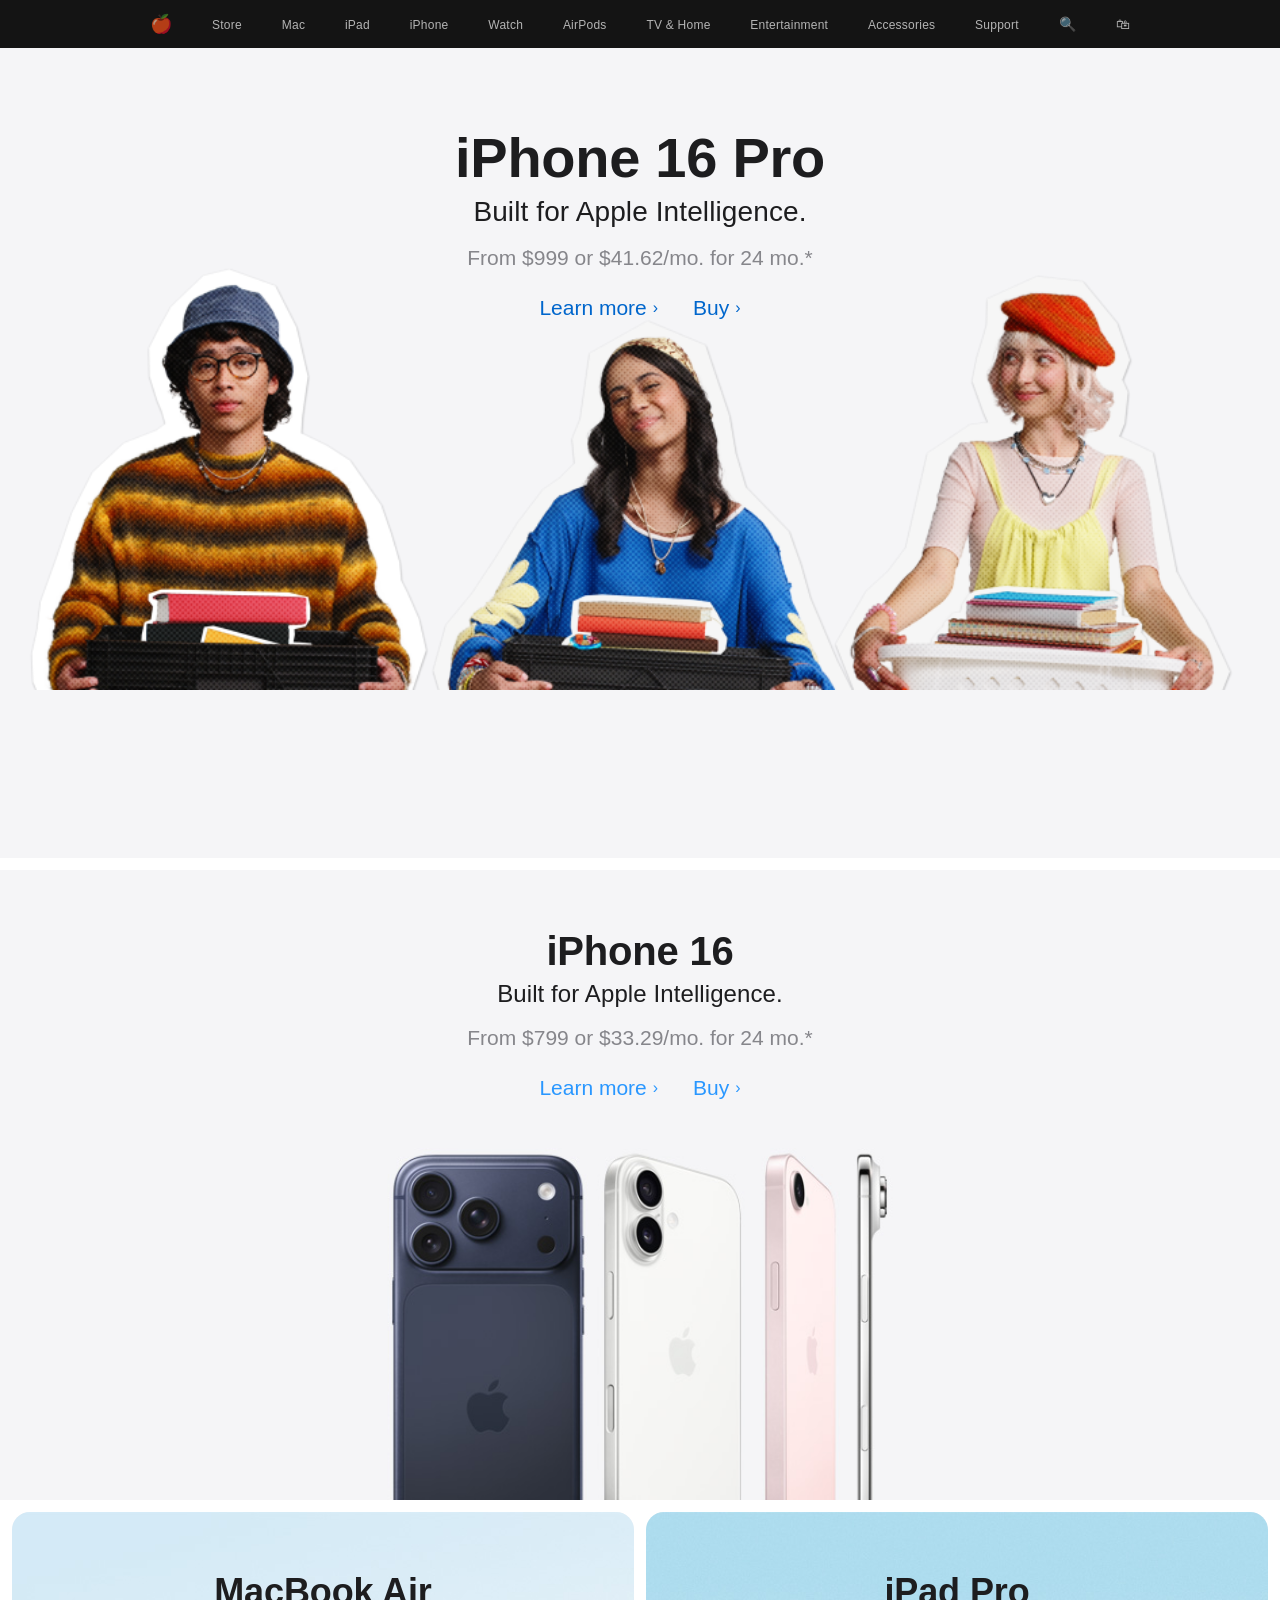
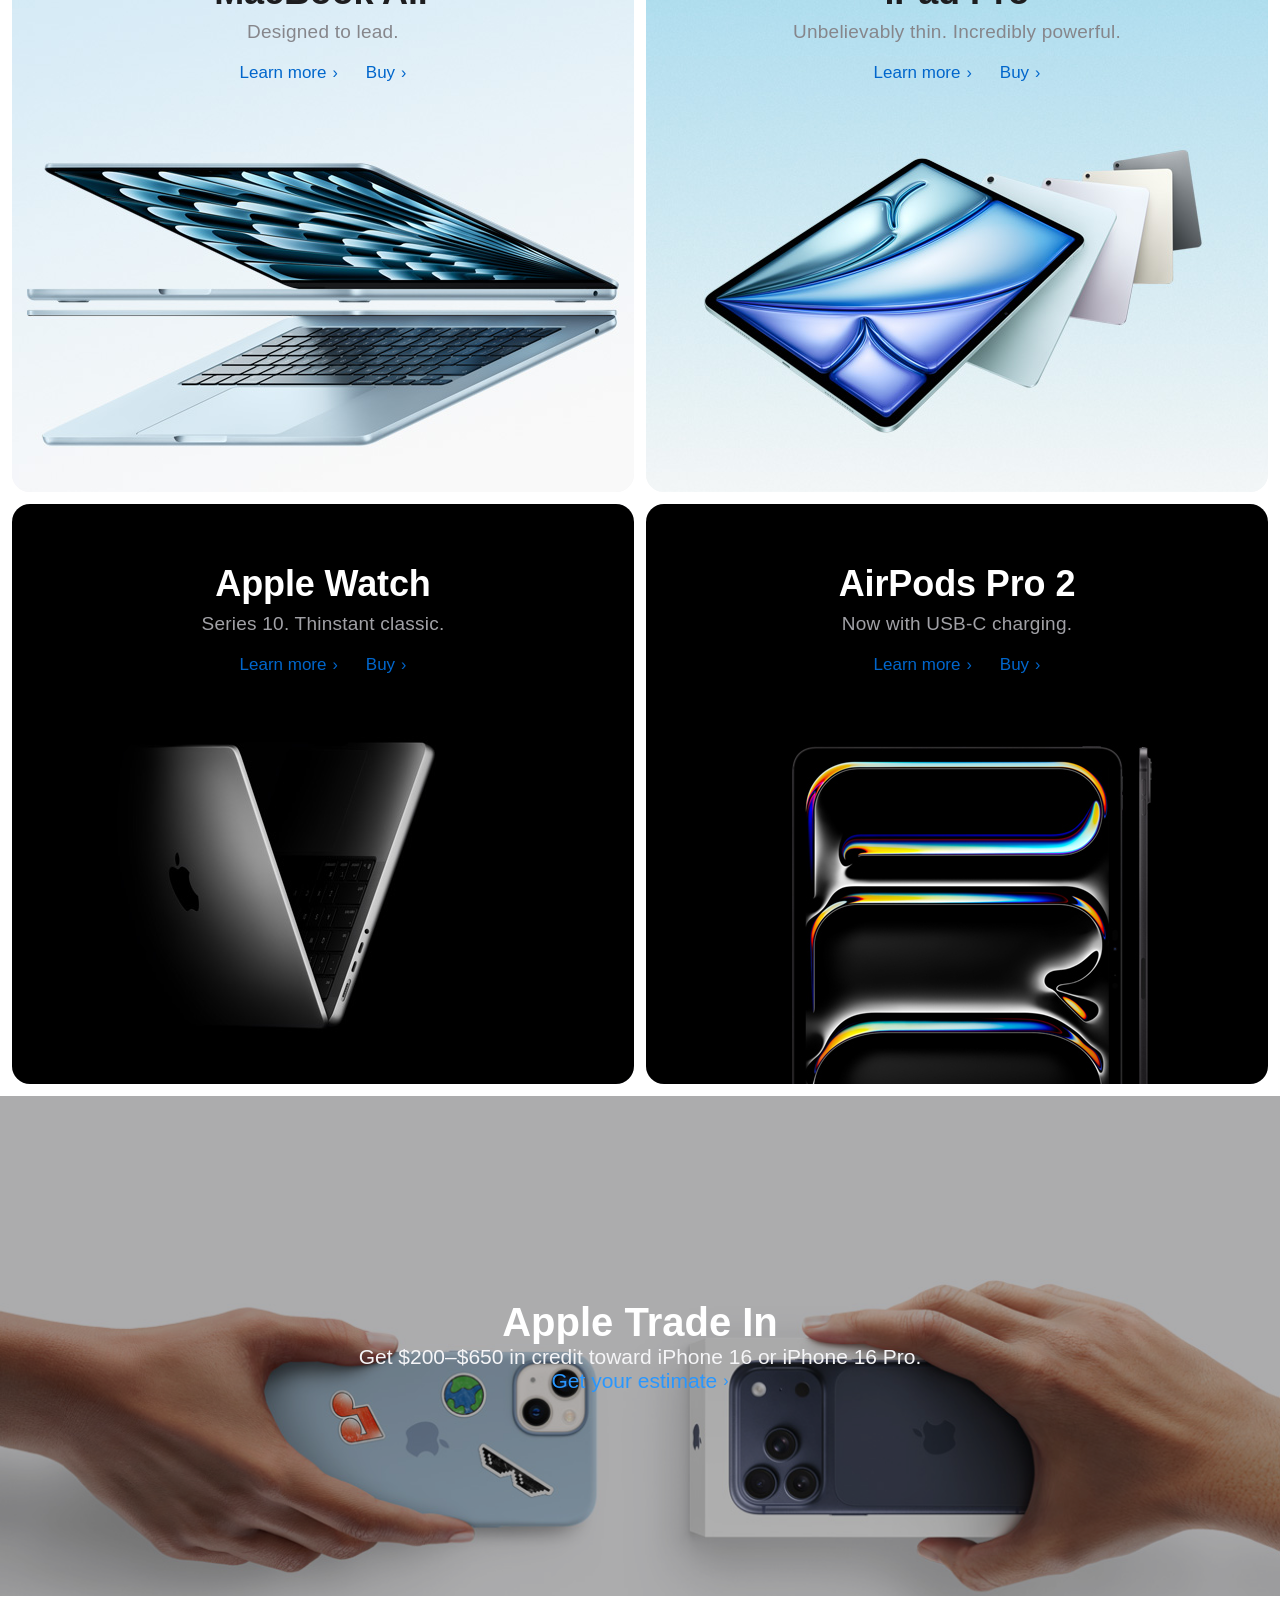
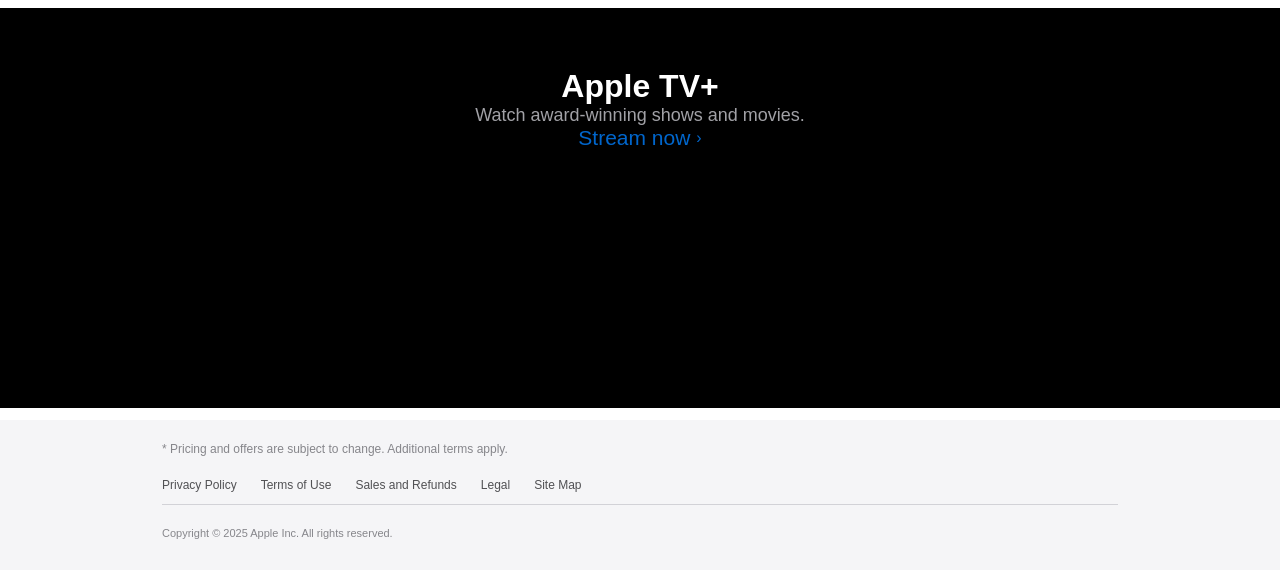
<file: index.html>
<!doctype html>
<html lang="en">
  <head>
    <meta charset="UTF-8" />
    <meta name="viewport" content="width=device-width, initial-scale=1.0" />
    <title>Apple Homepage Clone</title>
    <link rel="stylesheet" href="./CSS/navbar.css" />
    <link rel="stylesheet" href="./CSS/hero.css" />
    <link rel="stylesheet" href="./CSS/features.css" />
    <link rel="stylesheet" href="./CSS/footer.css" />
  </head>
  <body>
    <header>
      <nav class="navbar" role="navigation" aria-label="Apple Navigation">
        <button class="hamburger" aria-label="Menu">☰</button>
        <ul class="nav-list">
          <li>
            <a href="#"><span class="apple-logo">🍎</span></a>
          </li>
          <li><a href="#">Store</a></li>
          <li><a href="#">Mac</a></li>
          <li><a href="#">iPad</a></li>
          <li><a href="#">iPhone</a></li>
          <li><a href="#">Watch</a></li>
          <li><a href="#">AirPods</a></li>
          <li><a href="#">TV & Home</a></li>
          <li><a href="#">Entertainment</a></li>
          <li><a href="#">Accessories</a></li>
          <li><a href="#">Support</a></li>
          <li>
            <a href="#"><span class="nav-icon">🔍</span></a>
          </li>
          <li>
            <a href="#"><span class="nav-icon">🛍</span></a>
          </li>
        </ul>
      </nav>
    </header>

    <main>
      <section class="hero-section">
        <article class="hero-primary">
          <img src="./assets/img1.png" alt="iPhone 16 Pro" class="hero-bg" />
          <div class="hero-content">
            <h1>iPhone 16 Pro</h1>
            <p class="hero-subtitle">Built for Apple Intelligence.</p>
            <p class="hero-desc">From $999 or $41.62/mo. for 24 mo.*</p>
            <div class="hero-links">
              <a href="#">Learn more <span class="arrow">›</span></a>
              <a href="#">Buy <span class="arrow">›</span></a>
            </div>
          </div>
        </article>

        <article class="hero-secondary hero-light">
          <img
            src="./assets/img2.jpg"
            alt="iPhone 16"
            class="hero-bg"
            loading="lazy"
          />
          <div class="hero-content">
            <h1>iPhone 16</h1>
            <p class="hero-subtitle">Built for Apple Intelligence.</p>
            <p class="hero-desc">From $799 or $33.29/mo. for 24 mo.*</p>
            <div class="hero-links">
              <a href="#">Learn more <span class="arrow">›</span></a>
              <a href="#">Buy <span class="arrow">›</span></a>
            </div>
          </div>
        </article>
      </section>

      <section class="features-grid">
        <article class="feature-card card-light">
          <img
            src="./assets/img3.jpg"
            alt="MacBook Air"
            class="hero-bg"
            loading="lazy"
          />
          <div class="hero-content">
            <h2>MacBook Air</h2>
            <p>Designed to lead.</p>
            <div class="hero-links">
              <a href="#">Learn more <span class="arrow">›</span></a>
              <a href="#">Buy <span class="arrow">›</span></a>
            </div>
          </div>
        </article>

        <article class="feature-card card-light">
          <img
            src="./assets/img4.jpg"
            alt="iPad Pro"
            class="hero-bg"
            loading="lazy"
          />
          <div class="hero-content">
            <h2>iPad Pro</h2>
            <p>Unbelievably thin. Incredibly powerful.</p>
            <div class="hero-links">
              <a href="#">Learn more <span class="arrow">›</span></a>
              <a href="#">Buy <span class="arrow">›</span></a>
            </div>
          </div>
        </article>

        <article class="feature-card card-dark">
          <img
            src="./assets/img5.jpg"
            alt="Apple Watch"
            class="hero-bg"
            loading="lazy"
          />
          <div class="hero-content">
            <h2>Apple Watch</h2>
            <p>Series 10. Thinstant classic.</p>
            <div class="hero-links">
              <a href="#">Learn more <span class="arrow">›</span></a>
              <a href="#">Buy <span class="arrow">›</span></a>
            </div>
          </div>
        </article>

        <article class="feature-card card-dark">
          <img
            src="./assets/img6.jpg"
            alt="AirPods Pro"
            class="hero-bg"
            loading="lazy"
          />
          <div class="hero-content">
            <h2>AirPods Pro 2</h2>
            <p>Now with USB-C charging.</p>
            <div class="hero-links">
              <a href="#">Learn more <span class="arrow">›</span></a>
              <a href="#">Buy <span class="arrow">›</span></a>
            </div>
          </div>
        </article>
      </section>

      <article class="promo-banner">
        <img
          src="./assets/img7.jpg"
          alt="Apple Trade In"
          class="hero-bg"
          loading="lazy"
        />
        <div class="hero-content">
          <h2>Apple Trade In</h2>
          <p>Get $200–$650 in credit toward iPhone 16 or iPhone 16 Pro.</p>
          <div class="hero-links">
            <a href="#">Get your estimate <span class="arrow">›</span></a>
          </div>
        </div>
      </article>

      <article class="tout-section">
        <div class="hero-content">
          <h2>Apple TV+</h2>
          <p>Watch award-winning shows and movies.</p>
          <div class="hero-links">
            <a href="#">Stream now <span class="arrow">›</span></a>
          </div>
        </div>
      </article>
    </main>

    <footer class="footer">
      <div class="footer-content">
        <p>
          * Pricing and offers are subject to change. Additional terms apply.
        </p>
        <ul class="footer-links">
          <li><a href="#">Privacy Policy</a></li>
          <li><a href="#">Terms of Use</a></li>
          <li><a href="#">Sales and Refunds</a></li>
          <li><a href="#">Legal</a></li>
          <li><a href="#">Site Map</a></li>
        </ul>
        <div class="footer-legal">
          <p>Copyright © 2025 Apple Inc. All rights reserved.</p>
        </div>
      </div>
    </footer>
  </body>
</html>
</file>
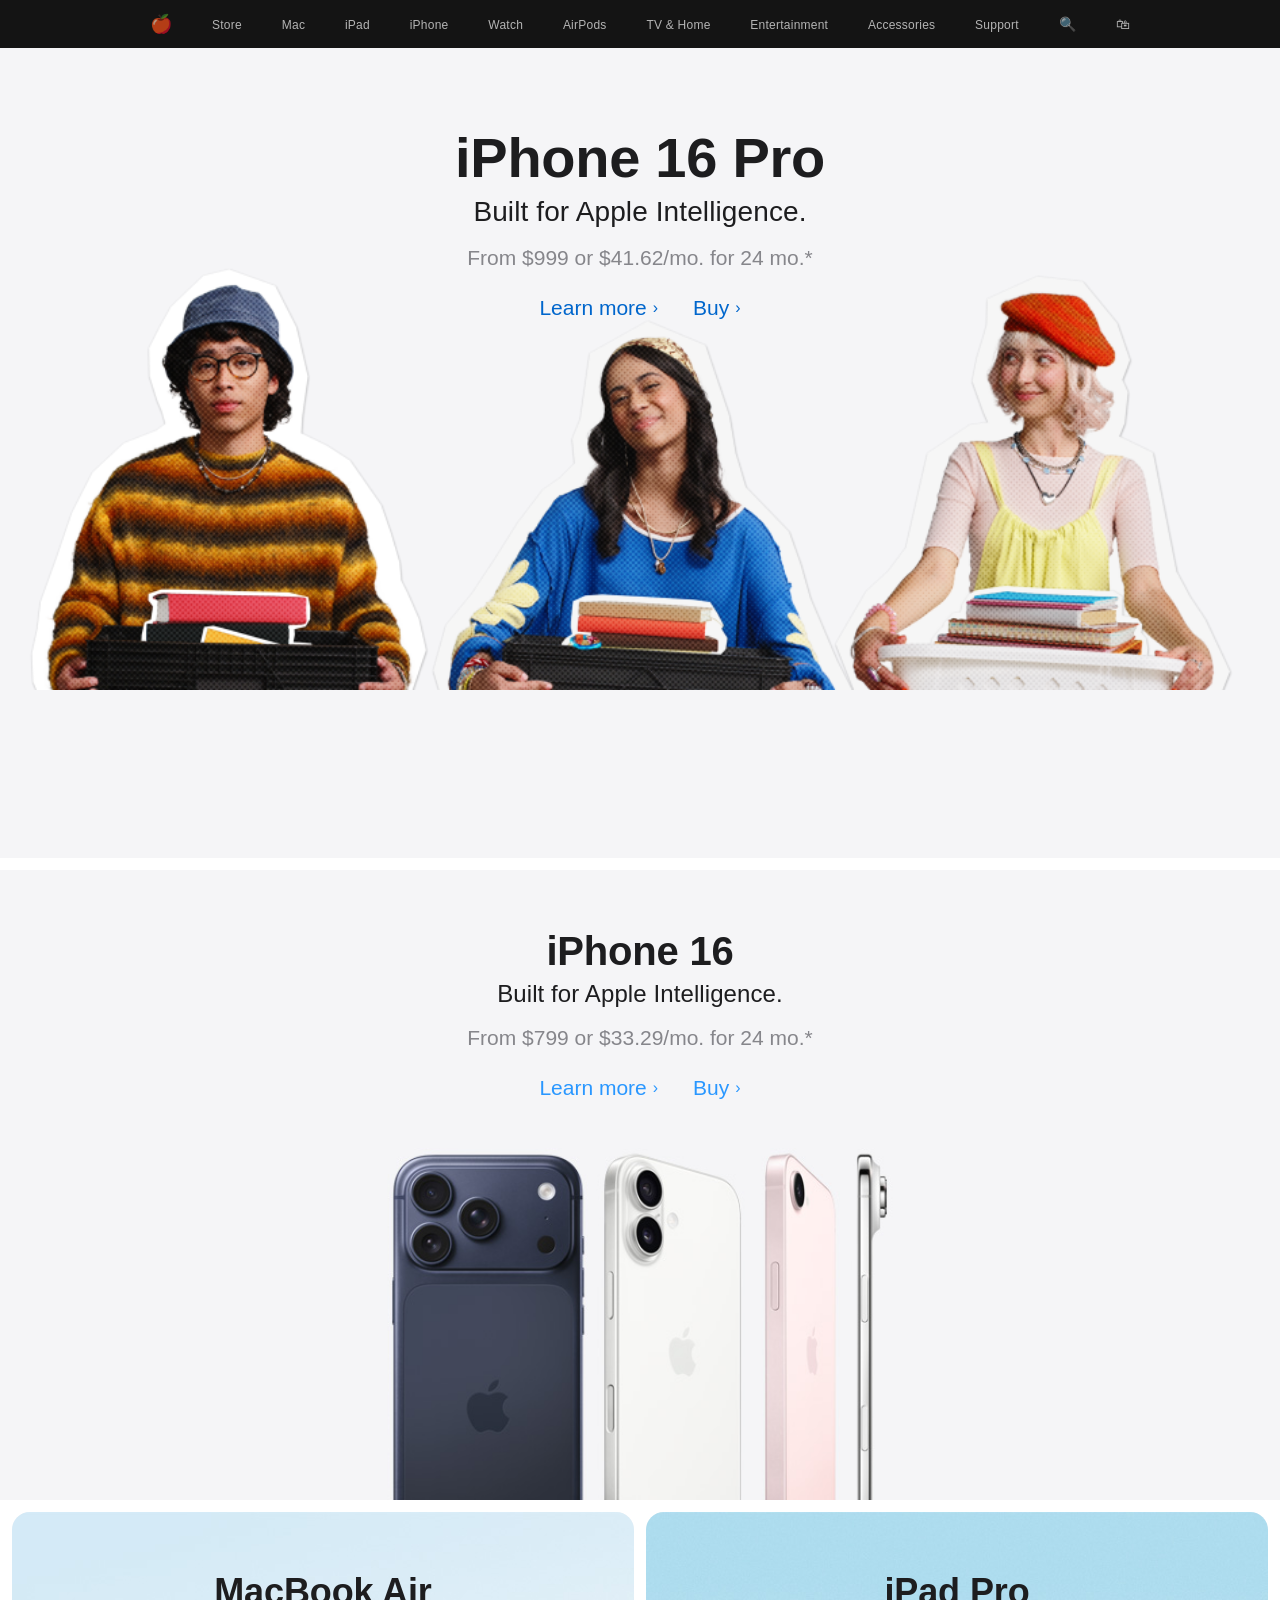
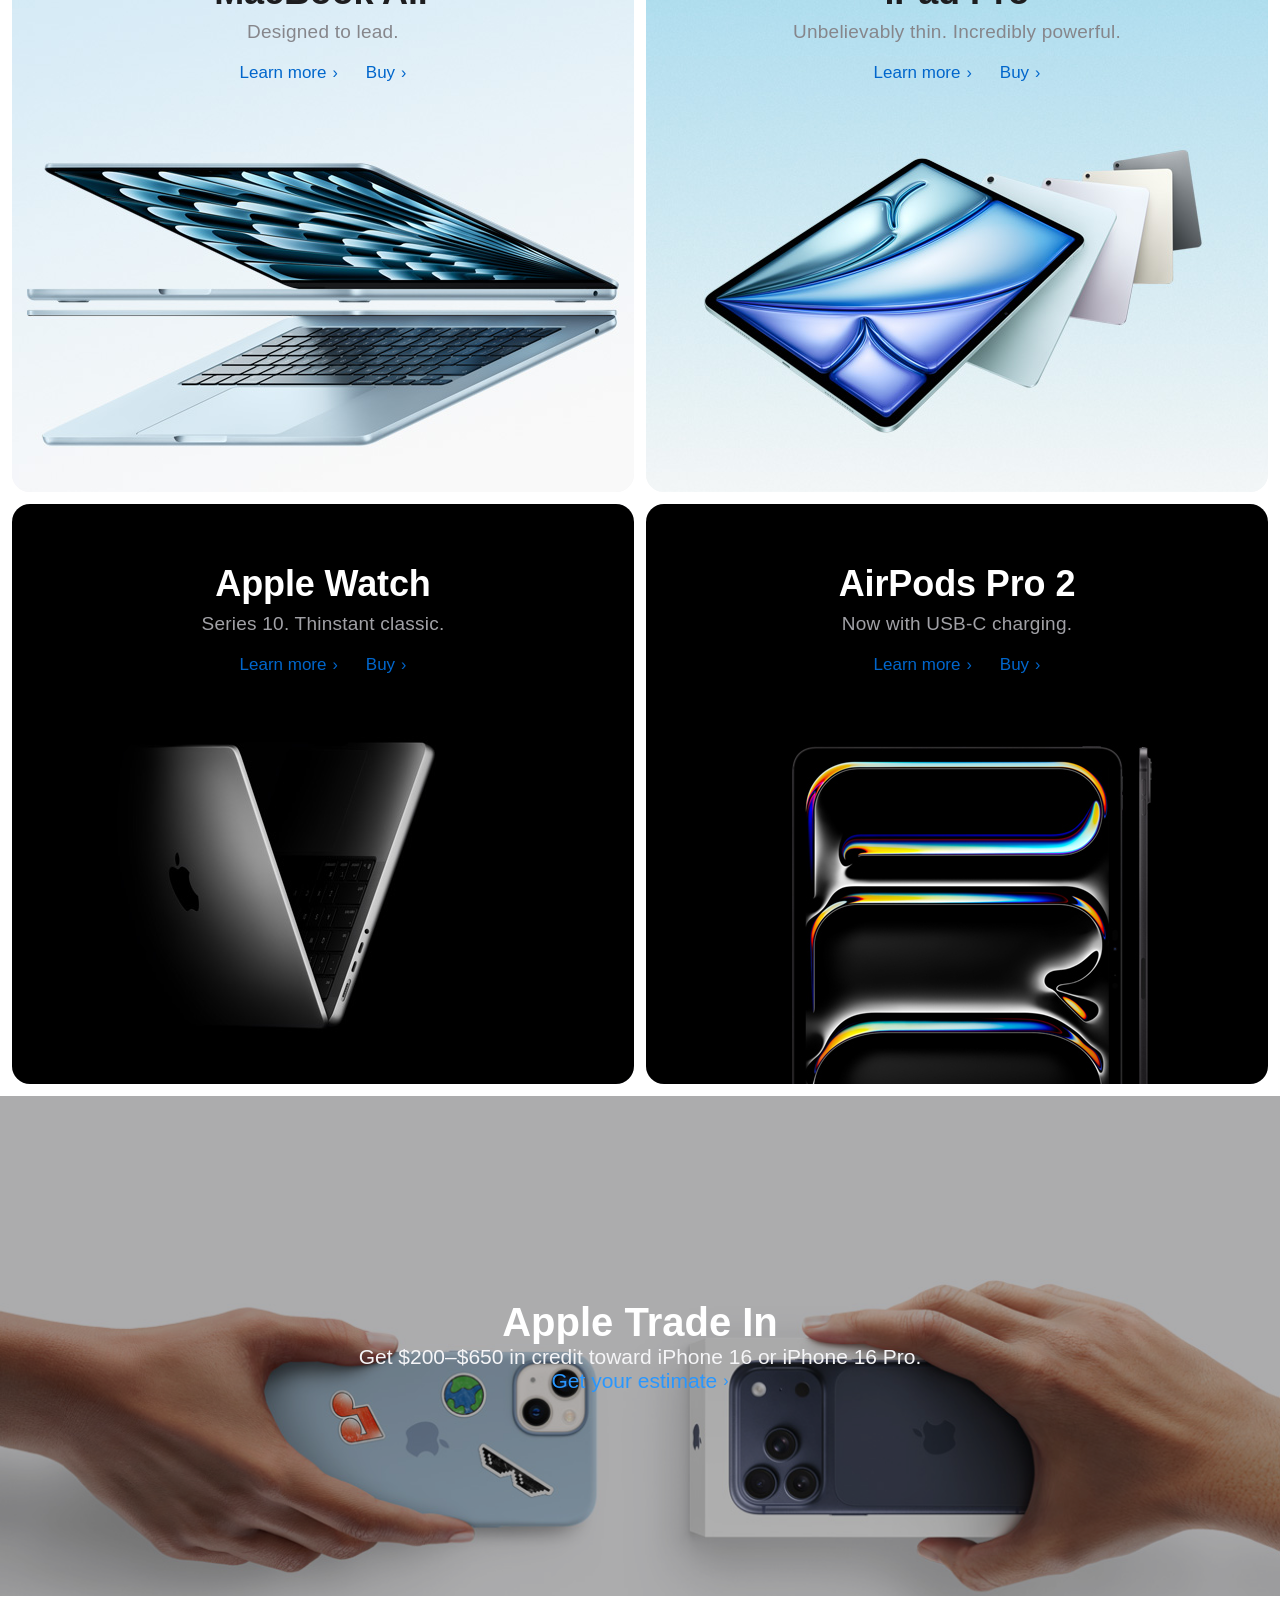
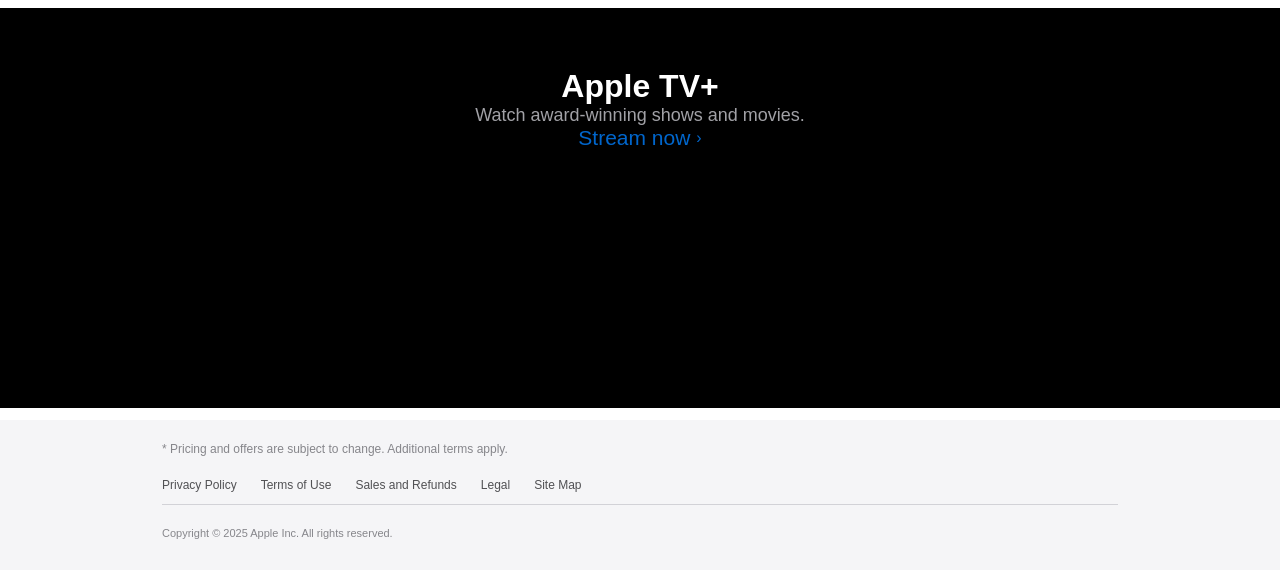
<file: HTML/index.html>
<!doctype html>
<html lang="en">
  <head>
    <meta charset="UTF-8" />
    <meta name="viewport" content="width=device-width, initial-scale=1.0" />
    <title>Apple Homepage Clone</title>
    <link rel="stylesheet" href="../CSS/navbar.css" />
    <link rel="stylesheet" href="../CSS/hero.css" />
    <link rel="stylesheet" href="../CSS/features.css" />
    <link rel="stylesheet" href="../CSS/footer.css" />
  </head>
  <body>
    <header>
      <nav class="navbar" role="navigation" aria-label="Apple Navigation">
        <button class="hamburger" aria-label="Menu">☰</button>
        <ul class="nav-list">
          <li>
            <a href="#"><span class="apple-logo">🍎</span></a>
          </li>
          <li><a href="#">Store</a></li>
          <li><a href="#">Mac</a></li>
          <li><a href="#">iPad</a></li>
          <li><a href="#">iPhone</a></li>
          <li><a href="#">Watch</a></li>
          <li><a href="#">AirPods</a></li>
          <li><a href="#">TV & Home</a></li>
          <li><a href="#">Entertainment</a></li>
          <li><a href="#">Accessories</a></li>
          <li><a href="#">Support</a></li>
          <li>
            <a href="#"><span class="nav-icon">🔍</span></a>
          </li>
          <li>
            <a href="#"><span class="nav-icon">🛍</span></a>
          </li>
        </ul>
      </nav>
    </header>

    <main>
      <section class="hero-section">
        <article class="hero-primary">
          <img src="../assets/img1.png" alt="iPhone 16 Pro" class="hero-bg" />
          <div class="hero-content">
            <h1>iPhone 16 Pro</h1>
            <p class="hero-subtitle">Built for Apple Intelligence.</p>
            <p class="hero-desc">From $999 or $41.62/mo. for 24 mo.*</p>
            <div class="hero-links">
              <a href="#">Learn more <span class="arrow">›</span></a>
              <a href="#">Buy <span class="arrow">›</span></a>
            </div>
          </div>
        </article>

        <article class="hero-secondary hero-light">
          <img
            src="../assets/img2.jpg"
            alt="iPhone 16"
            class="hero-bg"
            loading="lazy"
          />
          <div class="hero-content">
            <h1>iPhone 16</h1>
            <p class="hero-subtitle">Built for Apple Intelligence.</p>
            <p class="hero-desc">From $799 or $33.29/mo. for 24 mo.*</p>
            <div class="hero-links">
              <a href="#">Learn more <span class="arrow">›</span></a>
              <a href="#">Buy <span class="arrow">›</span></a>
            </div>
          </div>
        </article>
      </section>

      <section class="features-grid">
        <article class="feature-card card-light">
          <img
            src="../assets/img3.jpg"
            alt="MacBook Air"
            class="hero-bg"
            loading="lazy"
          />
          <div class="hero-content">
            <h2>MacBook Air</h2>
            <p>Designed to lead.</p>
            <div class="hero-links">
              <a href="#">Learn more <span class="arrow">›</span></a>
              <a href="#">Buy <span class="arrow">›</span></a>
            </div>
          </div>
        </article>

        <article class="feature-card card-light">
          <img
            src="../assets/img4.jpg"
            alt="iPad Pro"
            class="hero-bg"
            loading="lazy"
          />
          <div class="hero-content">
            <h2>iPad Pro</h2>
            <p>Unbelievably thin. Incredibly powerful.</p>
            <div class="hero-links">
              <a href="#">Learn more <span class="arrow">›</span></a>
              <a href="#">Buy <span class="arrow">›</span></a>
            </div>
          </div>
        </article>

        <article class="feature-card card-dark">
          <img
            src="../assets/img5.jpg"
            alt="Apple Watch"
            class="hero-bg"
            loading="lazy"
          />
          <div class="hero-content">
            <h2>Apple Watch</h2>
            <p>Series 10. Thinstant classic.</p>
            <div class="hero-links">
              <a href="#">Learn more <span class="arrow">›</span></a>
              <a href="#">Buy <span class="arrow">›</span></a>
            </div>
          </div>
        </article>

        <article class="feature-card card-dark">
          <img
            src="../assets/img6.jpg"
            alt="AirPods Pro"
            class="hero-bg"
            loading="lazy"
          />
          <div class="hero-content">
            <h2>AirPods Pro 2</h2>
            <p>Now with USB-C charging.</p>
            <div class="hero-links">
              <a href="#">Learn more <span class="arrow">›</span></a>
              <a href="#">Buy <span class="arrow">›</span></a>
            </div>
          </div>
        </article>
      </section>

      <article class="promo-banner">
        <img
          src="../assets/img7.jpg"
          alt="Apple Trade In"
          class="hero-bg"
          loading="lazy"
        />
        <div class="hero-content">
          <h2>Apple Trade In</h2>
          <p>Get $200–$650 in credit toward iPhone 16 or iPhone 16 Pro.</p>
          <div class="hero-links">
            <a href="#">Get your estimate <span class="arrow">›</span></a>
          </div>
        </div>
      </article>

      <article class="tout-section">
        <div class="hero-content">
          <h2>Apple TV+</h2>
          <p>Watch award-winning shows and movies.</p>
          <div class="hero-links">
            <a href="#">Stream now <span class="arrow">›</span></a>
          </div>
        </div>
      </article>
    </main>

    <footer class="footer">
      <div class="footer-content">
        <p>
          * Pricing and offers are subject to change. Additional terms apply.
        </p>
        <ul class="footer-links">
          <li><a href="#">Privacy Policy</a></li>
          <li><a href="#">Terms of Use</a></li>
          <li><a href="#">Sales and Refunds</a></li>
          <li><a href="#">Legal</a></li>
          <li><a href="#">Site Map</a></li>
        </ul>
        <div class="footer-legal">
          <p>Copyright © 2025 Apple Inc. All rights reserved.</p>
        </div>
      </div>
    </footer>
  </body>
</html>
</file>
<file: CSS/navbar.css>
* {
  margin: 0;
  padding: 0;
  box-sizing: border-box;
}

body {
  font-family: -apple-system, BlinkMacSystemFont, 'Segoe UI', Roboto, Oxygen, Ubuntu, Cantarell, sans-serif;
  color: #1d1d1f;
  background-color: #ffffff;
  -webkit-font-smoothing: antialiased;
}

.navbar {
  position: fixed;
  top: 0;
  left: 0;
  width: 100%;
  background: rgba(0, 0, 0, 0.92);
  backdrop-filter: blur(20px);
  -webkit-backdrop-filter: blur(20px);
  z-index: 1000;
  padding: 0 22px;
  height: 48px;
  display: flex;
  align-items: center;
  justify-content: center;
}

.nav-list {
  list-style: none;
  display: flex;
  align-items: center;
  justify-content: space-between;
  width: 100%;
  max-width: 1000px;
  margin: 0 auto;
  padding: 0;
}

.nav-list li a {
  color: rgba(255, 255, 255, 0.8);
  text-decoration: none;
  font-size: 12px;
  font-weight: 400;
  letter-spacing: 0.02em;
  padding: 0 10px;
  transition: color 0.3s ease, opacity 0.3s ease;
  opacity: 0.85;
}

.nav-list li a:hover {
  color: #ffffff;
  opacity: 1;
}

.nav-list li a .apple-logo {
  font-size: 18px;
  display: inline-block;
  line-height: 1;
}

.nav-list li a .nav-icon {
  font-size: 14px;
}

.hamburger {
  display: none;
  background: none;
  border: none;
  color: rgba(255, 255, 255, 0.8);
  font-size: 18px;
  cursor: pointer;
  padding: 0 10px;
}

@media (max-width: 768px) {
  .nav-list {
    justify-content: flex-start;
    gap: 0;
  }

  .nav-list li {
    display: none;
  }

  .nav-list li:first-child,
  .nav-list li:nth-last-child(2),
  .nav-list li:last-child {
    display: block;
  }

  .hamburger {
    display: block;
    order: -1;
  }

  .nav-list li:first-child {
    margin-right: auto;
  }
}
</file>
<file: CSS/hero.css>
.hero-section {
  margin-top: 48px;
  width: 100%;
  overflow: hidden;
}

.hero-primary {
  position: relative;
  width: 100%;
  height: 90vh;
  min-height: 600px;
  background-color: #f5f5f7;
  display: flex;
  align-items: flex-start;
  justify-content: center;
  text-align: center;
  overflow: hidden;
  padding-top: 80px;
}

.hero-primary .hero-bg {
  position: absolute;
  top: 0;
  left: 0;
  width: 100%;
  height: 100%;
  object-fit: contain;
  z-index: 1;
}

.hero-content {
  position: relative;
  z-index: 2;
  padding: 0 20px;
  max-width: 800px;
}

.hero-content h1 {
  font-size: 56px;
  font-weight: 700;
  letter-spacing: -0.005em;
  line-height: 1.07143;
  color: #1d1d1f;
  margin-bottom: 8px;
}

.hero-content .hero-subtitle {
  font-size: 28px;
  font-weight: 400;
  line-height: 1.10722;
  letter-spacing: 0.004em;
  color: #1d1d1f;
  margin-bottom: 16px;
}

.hero-content .hero-desc {
  font-size: 21px;
  font-weight: 400;
  line-height: 1.381;
  color: #86868b;
  margin-bottom: 24px;
}

.hero-links {
  display: flex;
  align-items: center;
  justify-content: center;
  gap: 35px;
  flex-wrap: wrap;
}

.hero-links a {
  font-size: 21px;
  font-weight: 400;
  color: #0066cc;
  text-decoration: none;
  display: inline-flex;
  align-items: center;
  gap: 6px;
  transition: color 0.3s ease;
}

.hero-links a:hover {
  color: #003366;
  text-decoration: underline;
}

.hero-links a .arrow {
  font-size: 16px;
  transition: transform 0.3s ease;
}

.hero-links a:hover .arrow {
  transform: translateX(4px);
}

.hero-secondary {
  width: 100%;
  height: 70vh;
  min-height: 500px;
  background-color: #fbfbfd;
  display: flex;
  align-items: flex-start;
  justify-content: center;
  text-align: center;
  position: relative;
  overflow: hidden;
  margin-top: 12px;
  padding-top: 60px;
}

.hero-secondary .hero-bg {
  position: absolute;
  top: 0;
  left: 0;
  width: 100%;
  height: 100%;
  object-fit: cover;
  z-index: 1;
}

.hero-secondary .hero-content h1 {
  font-size: 40px;
  color: #ffffff;
}

.hero-secondary .hero-content .hero-subtitle {
  color: #f5f5f7;
  font-size: 24px;
}

.hero-secondary .hero-content .hero-desc {
  color: #a1a1a6;
}

.hero-secondary .hero-links a {
  color: #2997ff;
}

.hero-secondary .hero-links a:hover {
  color: #66bbff;
}

.hero-light .hero-content h1 {
  color: #1d1d1f;
}

.hero-light .hero-content .hero-subtitle {
  color: #1d1d1f;
}

.hero-light .hero-content .hero-desc {
  color: #86868b;
}

@media (max-width: 1068px) {
  .hero-content h1 {
    font-size: 48px;
  }

  .hero-content .hero-subtitle {
    font-size: 24px;
  }

  .hero-content .hero-desc {
    font-size: 19px;
  }

  .hero-links a {
    font-size: 19px;
  }
}

@media (max-width: 734px) {
  .hero-primary {
    height: 80vh;
    min-height: 500px;
  }

  .hero-secondary {
    height: 60vh;
    min-height: 400px;
  }

  .hero-content h1 {
    font-size: 36px;
  }

  .hero-content .hero-subtitle {
    font-size: 20px;
  }

  .hero-content .hero-desc {
    font-size: 17px;
  }

  .hero-links {
    flex-direction: column;
    gap: 16px;
  }

  .hero-links a {
    font-size: 17px;
  }
}
</file>
<file: CSS/features.css>
.features-grid {
  display: grid;
  grid-template-columns: 1fr 1fr;
  gap: 12px;
  padding: 0 12px;
  margin-top: 12px;
  max-width: 1400px;
  margin-left: auto;
  margin-right: auto;
}

.feature-card {
  position: relative;
  width: 100%;
  min-height: 580px;
  display: flex;
  align-items: flex-start;
  justify-content: center;
  text-align: center;
  overflow: hidden;
  background-color: #f5f5f7;
  border-radius: 18px;
  cursor: pointer;
  padding-top: 60px;
  transition: transform 0.3s ease, box-shadow 0.3s ease;
}

.feature-card:hover {
  transform: scale(1.01);
  box-shadow: 0 12px 30px rgba(0, 0, 0, 0.1);
}

.feature-card .hero-bg {
  position: absolute;
  top: 0;
  left: 0;
  width: 100%;
  height: 100%;
  object-fit: cover;
  z-index: 1;
}

.feature-card .hero-content {
  position: relative;
  z-index: 2;
  padding: 0 24px;
}

.feature-card .hero-content h2 {
  font-size: 36px;
  font-weight: 700;
  letter-spacing: -0.003em;
  line-height: 1.1;
  margin-bottom: 6px;
}

.feature-card .hero-content p {
  font-size: 19px;
  font-weight: 400;
  line-height: 1.4211;
  letter-spacing: 0.012em;
  color: #86868b;
  margin-bottom: 18px;
}

.feature-card .hero-links {
  gap: 28px;
}

.feature-card .hero-links a {
  font-size: 17px;
}

.card-dark .hero-content h2 {
  color: #ffffff;
}

.card-dark .hero-content p {
  color: #a1a1a6;
}

.card-light .hero-content h2 {
  color: #1d1d1f;
}

.card-light .hero-content p {
  color: #86868b;
}

.promo-banner {
  width: 100%;
  min-height: 500px;
  display: flex;
  align-items: center;
  justify-content: center;
  text-align: center;
  position: relative;
  overflow: hidden;
  background-color: #000000;
  margin-top: 12px;
}

.promo-banner .hero-bg {
  position: absolute;
  top: 0;
  left: 0;
  width: 100%;
  height: 100%;
  object-fit: cover;
  z-index: 1;
  opacity: 0.7;
}

.promo-banner .hero-content {
  position: relative;
  z-index: 2;
  padding: 0 24px;
}

.promo-banner .hero-content h2 {
  font-size: 40px;
  font-weight: 700;
  color: #ffffff;
}

.promo-banner .hero-content p {
  font-size: 21px;
  color: #f5f5f7;
}

.promo-banner .hero-links a {
  color: #2997ff;
}

.promo-banner .hero-links a:hover {
  color: #66bbff;
}

.tout-section {
  display: flex;
  align-items: flex-start;
  justify-content: center;
  min-height: 400px;
  background-color: #000000;
  margin-top: 12px;
  padding: 60px 20px;
  text-align: center;
  position: relative;
  overflow: hidden;
}

.tout-section .hero-content h2 {
  color: #ffffff;
  font-size: 32px;
  font-weight: 600;
}

.tout-section .hero-content p {
  color: #a1a1a6;
  font-size: 18px;
}

@media (max-width: 1068px) {
  .features-grid {
    grid-template-columns: 1fr 1fr;
    gap: 10px;
    padding: 0 10px;
  }

  .feature-card {
    min-height: 500px;
  }

  .feature-card .hero-content h2 {
    font-size: 28px;
  }

  .feature-card .hero-content p {
    font-size: 17px;
  }
}

@media (max-width: 734px) {
  .features-grid {
    grid-template-columns: 1fr;
    gap: 10px;
    padding: 0 10px;
  }

  .feature-card {
    min-height: 450px;
  }

  .feature-card .hero-content h2 {
    font-size: 24px;
  }

  .promo-banner {
    min-height: 400px;
  }

  .promo-banner .hero-content h2 {
    font-size: 28px;
  }

  .promo-banner .hero-content p {
    font-size: 17px;
  }
}
</file>
<file: CSS/footer.css>
.footer {
  background-color: #f5f5f7;
  padding: 20px 0;
  margin-top: 12px;
}

.footer-content {
  max-width: 1000px;
  margin: 0 auto;
  padding: 0 22px;
  font-size: 12px;
  color: #86868b;
  line-height: 1.5;
}

.footer-content p {
  margin-bottom: 8px;
}

.footer-links {
  display: flex;
  flex-wrap: wrap;
  gap: 8px 24px;
  list-style: none;
  padding: 10px 0;
  border-bottom: 1px solid #d2d2d7;
  margin-bottom: 10px;
}

.footer-links li a {
  color: #515154;
  text-decoration: none;
  font-size: 12px;
  transition: color 0.3s ease;
}

.footer-links li a:hover {
  color: #1d1d1f;
  text-decoration: underline;
}

.footer-legal {
  font-size: 11px;
  color: #86868b;
  padding-top: 10px;
}

@media (max-width: 734px) {
  .footer-links {
    flex-direction: column;
    gap: 6px;
  }

  .footer-content {
    font-size: 11px;
  }
}
</file>
